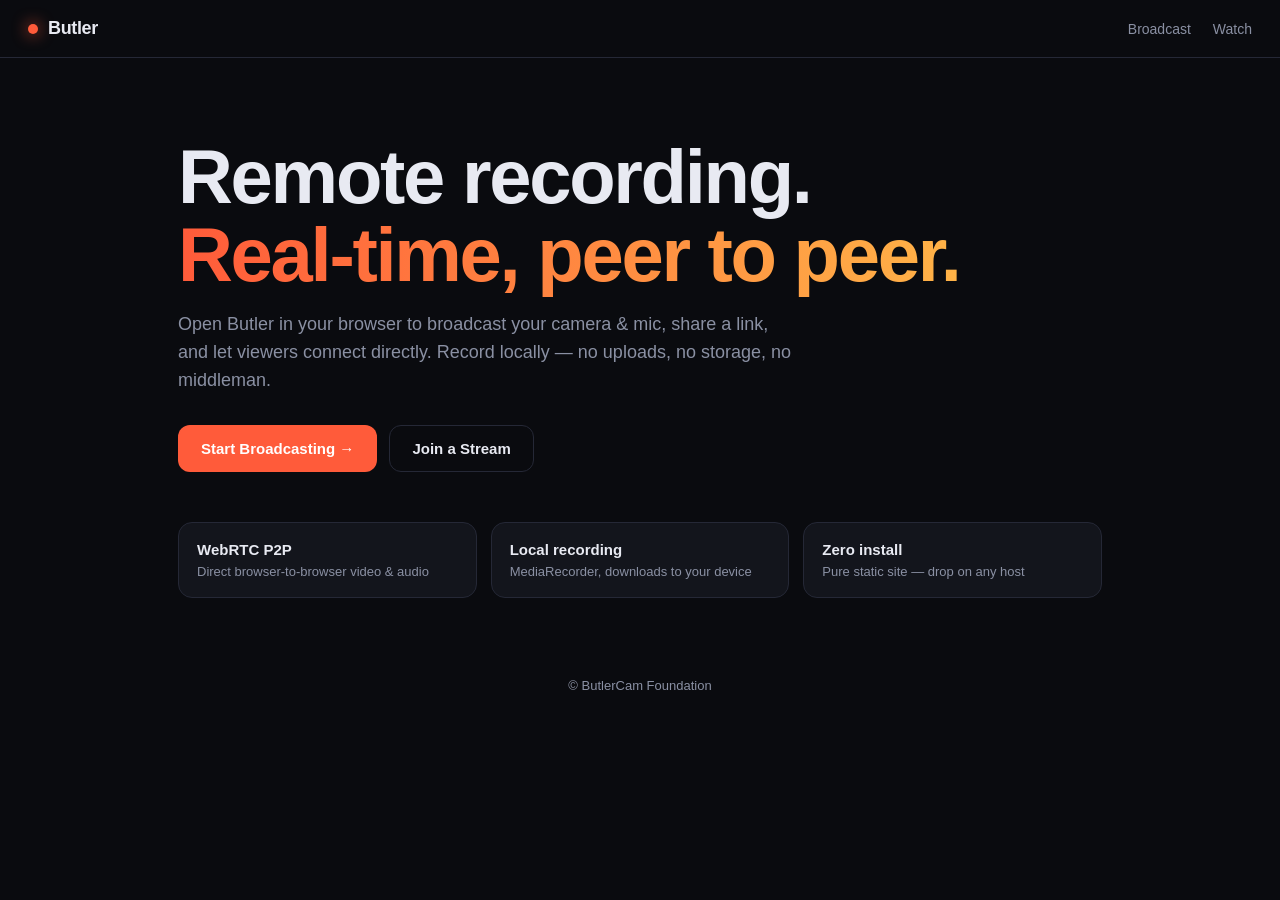
<file: index.html>
<!doctype html>
<html lang="en">
<head>
<meta charset="utf-8" />
<meta name="viewport" content="width=device-width,initial-scale=1" />
<title>Butler · Remote Recording & Livestream</title>
<meta name="description" content="Peer-to-peer video & audio streaming and local recording. No accounts. No servers." />
<link rel="stylesheet" href="./styles.css" />
</head>
<body>
<header class="nav">
  <div class="brand"><span class="dot"></span> Butler</div>
  <nav><a href="./host.html">Broadcast</a><a href="./viewer.html">Watch</a></nav>
</header>

<main class="hero">
  <h1>Remote recording.<br/><span>Real-time, peer to peer.</span></h1>
  <p>Open Butler in your browser to broadcast your camera & mic, share a link, and let viewers connect directly. Record locally — no uploads, no storage, no middleman.</p>
  <div class="cta">
    <a class="btn primary" href="./host.html">Start Broadcasting →</a>
    <a class="btn ghost" href="./viewer.html">Join a Stream</a>
  </div>

  <ul class="feat">
    <li><b>WebRTC P2P</b><span>Direct browser-to-browser video & audio</span></li>
    <li><b>Local recording</b><span>MediaRecorder, downloads to your device</span></li>
    <li><b>Zero install</b><span>Pure static site — drop on any host</span></li>
  </ul>
</main>

<footer class="foot">© ButlerCam Foundation</footer>
</body>
</html>
</file>
<file: styles.css>
:root{
  --bg:#0a0b0f; --panel:#13151c; --panel2:#1a1d27; --line:#252836;
  --fg:#e8eaf2; --mut:#8a90a3; --acc:#ff5b3a; --acc2:#ffb347; --ok:#3ddc84; --err:#ff5470;
  --rad:14px; --mono:ui-monospace,SFMono-Regular,Menlo,monospace;
  --sans:Inter,-apple-system,Segoe UI,Roboto,sans-serif;
}
*{box-sizing:border-box}
html,body{margin:0;background:var(--bg);color:var(--fg);font-family:var(--sans);-webkit-font-smoothing:antialiased}
a{color:inherit;text-decoration:none}

.nav{display:flex;justify-content:space-between;align-items:center;padding:18px 28px;border-bottom:1px solid var(--line)}
.brand{font-weight:700;letter-spacing:-.02em;display:flex;align-items:center;gap:10px;font-size:18px}
.dot{width:10px;height:10px;border-radius:50%;background:var(--acc);box-shadow:0 0 16px var(--acc)}
.nav nav a{margin-left:22px;color:var(--mut);font-size:14px}
.nav nav a:hover{color:var(--fg)}

.hero{max-width:980px;margin:0 auto;padding:80px 28px 40px}
.hero h1{font-size:clamp(40px,7vw,76px);line-height:1.02;letter-spacing:-.03em;margin:0 0 18px;font-weight:800}
.hero h1 span{background:linear-gradient(90deg,var(--acc),var(--acc2));-webkit-background-clip:text;background-clip:text;color:transparent}
.hero p{color:var(--mut);font-size:18px;max-width:620px;line-height:1.55}
.cta{display:flex;gap:12px;margin:30px 0 50px;flex-wrap:wrap}
.btn{display:inline-flex;align-items:center;gap:8px;padding:14px 22px;border-radius:12px;font-weight:600;font-size:15px;border:1px solid transparent;cursor:pointer;transition:transform .15s,background .15s,border-color .15s}
.btn.primary{background:var(--acc);color:#fff}
.btn.primary:hover{transform:translateY(-1px);background:#ff6e51}
.btn.ghost{border-color:var(--line);color:var(--fg)}
.btn.ghost:hover{border-color:var(--mut)}
.btn.danger{background:var(--err);color:#fff}
.btn.ok{background:var(--ok);color:#062b15}
.btn[disabled]{opacity:.4;cursor:not-allowed;transform:none!important}

.feat{display:grid;grid-template-columns:repeat(auto-fit,minmax(220px,1fr));gap:14px;list-style:none;padding:0;margin:40px 0 0}
.feat li{background:var(--panel);border:1px solid var(--line);padding:18px;border-radius:var(--rad);display:flex;flex-direction:column;gap:6px}
.feat b{font-size:15px}
.feat span{color:var(--mut);font-size:13px}

.foot{padding:40px 28px;color:var(--mut);font-size:13px;text-align:center}

/* studio */
.studio{display:grid;grid-template-columns:1fr 340px;gap:18px;padding:24px;max-width:1400px;margin:0 auto}
@media (max-width:900px){.studio{grid-template-columns:1fr}}
.stage{background:#000;border-radius:var(--rad);overflow:hidden;position:relative;aspect-ratio:16/9;border:1px solid var(--line)}
.stage video{width:100%;height:100%;object-fit:cover;background:#000}
.badge{position:absolute;top:14px;left:14px;background:rgba(0,0,0,.6);backdrop-filter:blur(6px);padding:6px 10px;border-radius:8px;font-size:12px;display:flex;align-items:center;gap:8px}
.badge .live{width:8px;height:8px;border-radius:50%;background:var(--err);animation:pulse 1.4s infinite}
@keyframes pulse{0%,100%{opacity:1}50%{opacity:.3}}

.panel{background:var(--panel);border:1px solid var(--line);border-radius:var(--rad);padding:18px;display:flex;flex-direction:column;gap:14px}
.panel h2{margin:0;font-size:13px;letter-spacing:.08em;text-transform:uppercase;color:var(--mut);font-weight:600}
.row{display:flex;gap:8px;align-items:center}
.row .btn{flex:1;justify-content:center;padding:11px 14px;font-size:14px}
.field{display:flex;flex-direction:column;gap:6px}
.field label{font-size:12px;color:var(--mut);text-transform:uppercase;letter-spacing:.06em}
.input{background:var(--panel2);border:1px solid var(--line);color:var(--fg);padding:11px 12px;border-radius:10px;font-family:var(--mono);font-size:13px;width:100%;outline:none}
.input:focus{border-color:var(--acc)}
.copy{display:flex;gap:6px}
.copy .input{flex:1}
.peers{display:flex;flex-direction:column;gap:6px;max-height:160px;overflow:auto}
.peer{display:flex;justify-content:space-between;align-items:center;padding:8px 10px;background:var(--panel2);border-radius:8px;font-family:var(--mono);font-size:12px}
.peer .ok{color:var(--ok)}
.log{font-family:var(--mono);font-size:11px;color:var(--mut);background:var(--panel2);border-radius:8px;padding:10px;max-height:140px;overflow:auto;white-space:pre-wrap;line-height:1.5}
.status{display:inline-flex;align-items:center;gap:8px;font-size:12px;color:var(--mut)}
.status .d{width:8px;height:8px;border-radius:50%;background:var(--mut)}
.status.on .d{background:var(--ok);box-shadow:0 0 8px var(--ok)}
.status.err .d{background:var(--err)}
.back{display:inline-flex;align-items:center;gap:6px;color:var(--mut);font-size:13px;margin:18px 0 0 28px}
.back:hover{color:var(--fg)}
</file>
